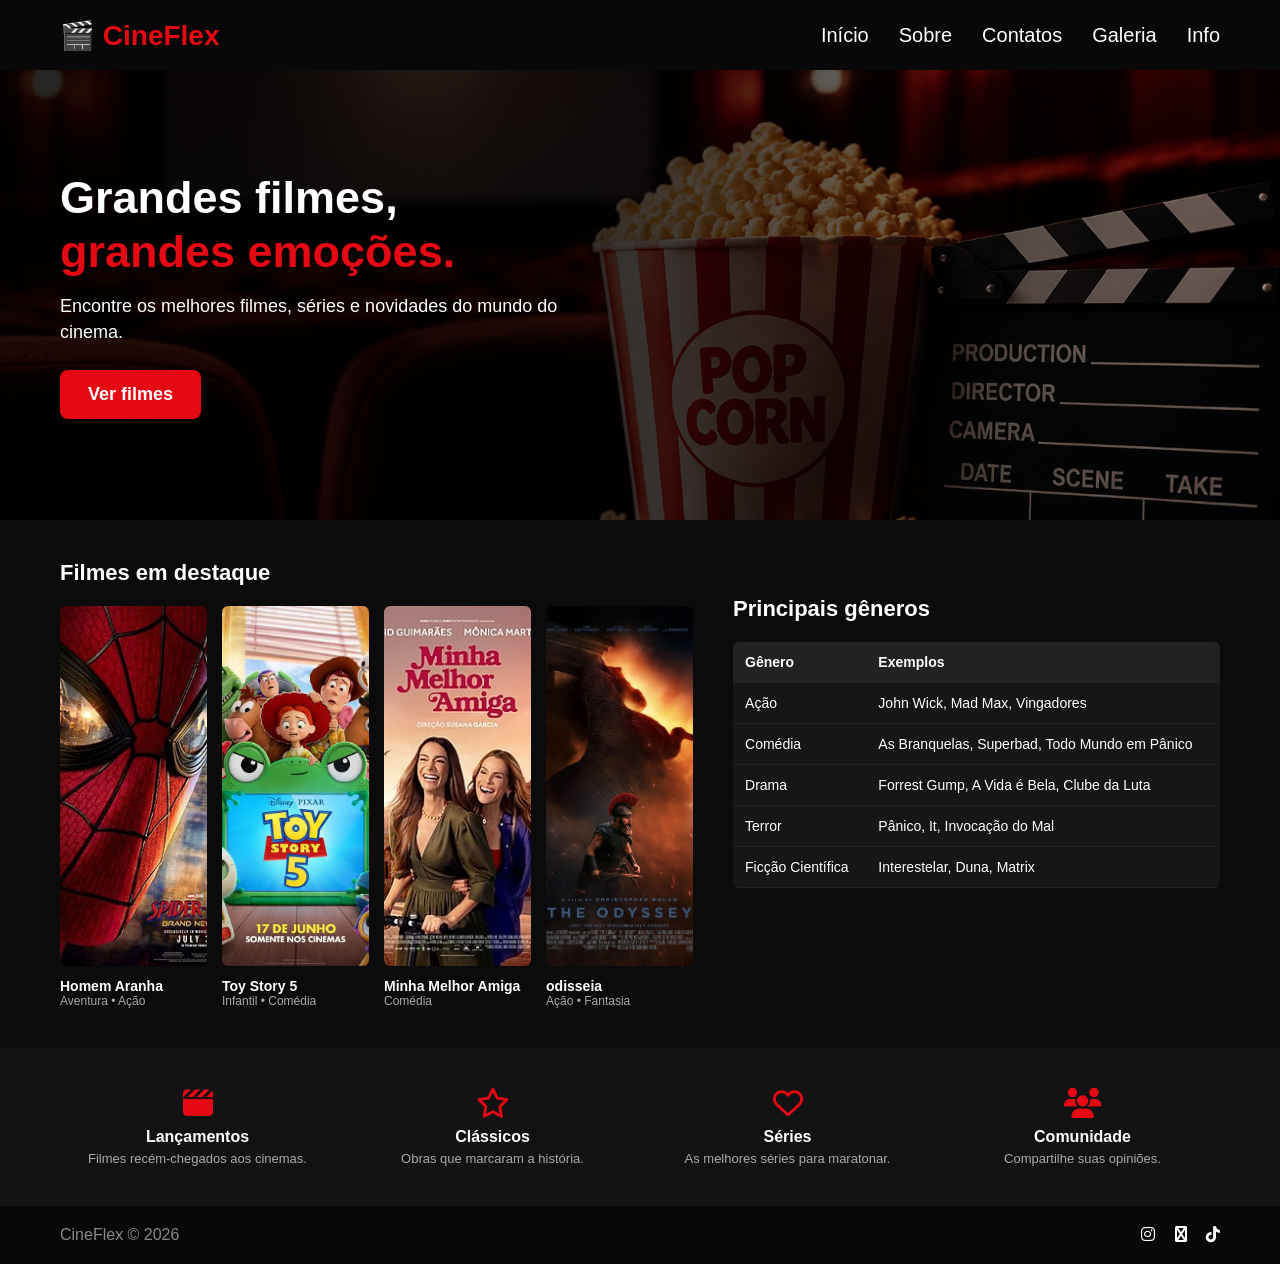
<file: index.html>
<!DOCTYPE html>
<html lang="pt-BR">
<head>
  <meta charset="UTF-8">
  <title>CineFlex</title>
  <link rel="stylesheet" href="style.css">
  <link rel="stylesheet" href="https://cdnjs.cloudflare.com/ajax/libs/font-awesome/6.4.0/css/all.min.css">
</head>
<body>

  <header>
    <div class="logo">🎬 CineFlex</div>
    <nav>
      <ul>
        <li><a href="index.html">Início</a></li>
        <li><a href="sobre.html">Sobre</a></li>
        <li><a href="contatos.html">Contatos</a></li>
        <li><a href="galeria.html">Galeria</a></li>
        <li><a href="info.html">Info</a></li>
      </ul>
    </nav>
  </header>

  <section class="banner">
    <div class="texto-banner">
      <h1>Grandes filmes,<br><span class="text">grandes emoções.</span></h1>
      <p>Encontre os melhores filmes, séries e novidades do mundo do cinema.</p>
      <button>Ver filmes</button>
    </div>
  </section>

  <main class="conteudo">
    
    <section class="filmes">
      <h2>Filmes em destaque</h2>
      <div class="cards">
        
        <div class="card">
          <img src="Spider-Man_Brand_New_Day_poster.jpg" alt="Homem Aranha">
          <h3>Homem Aranha</h3>
          <p>Aventura • Ação</p>
        </div>

        <div class="card">
          <img src="toystore.webp" alt="Toy Story 5">
          <h3>Toy Story 5</h3>
          <p>Infantil • Comédia</p>
        </div>

        <div class="card">
          <img src="Minha_melhor_amiga.jpg.webp" alt="Minha Melhor Amiga">
          <h3>Minha Melhor Amiga</h3>
          <p>Comédia</p>
        </div>

        <div class="card">
          <img src="odisseia.jpg" alt="odisseia">
          <h3>odisseia</h3>
          <p>Ação • Fantasia</p>
        </div>

      </div>
    </section>

    <section class="tabela">
        <br><br>
      <h2>Principais gêneros</h2>
      <table>
        <tr>
          <th>Gênero</th>
          <th>Exemplos</th>
        </tr>
        <tr>
          <td>Ação</td>
          <td>John Wick, Mad Max, Vingadores</td>
        </tr>
        <tr>
          <td>Comédia</td>
          <td>As Branquelas, Superbad, Todo Mundo em Pânico</td>
        </tr>
        <tr>
          <td>Drama</td>
          <td>Forrest Gump, A Vida é Bela, Clube da Luta</td>
        </tr>
        <tr>
          <td>Terror</td>
          <td>Pânico, It, Invocação do Mal</td>
        </tr>
        <tr>
          <td>Ficção Científica</td>
          <td>Interestelar, Duna, Matrix</td>
        </tr>
      </table>
    </section>

  </main>

  <section class="recursos">
    <div>
      <i class="fa-solid fa-clapperboard"></i>
      <h3>Lançamentos</h3>
      <p>Filmes recém-chegados aos cinemas.</p>
    </div>
    <div>
      <i class="fa-regular fa-star"></i>
      <h3>Clássicos</h3>
      <p>Obras que marcaram a história.</p>
    </div>
    <div>
      <i class="fa-regular fa-heart"></i>
      <h3>Séries</h3>
      <p>As melhores séries para maratonar.</p>
    </div>
    <div>
      <i class="fa-solid fa-users"></i>
      <h3>Comunidade</h3>
      <p>Compartilhe suas opiniões.</p>
    </div>
  </section>

  <footer>
    <span>CineFlex &copy; 2026</span>
    <div class="redes">
      <i class="fa-brands fa-instagram"></i>
      <i class="fa-brands fa-globe"></i>
      <i class="fa-brands fa-tiktok"></i>
    </div>
  </footer>

</body>
</html>
</file>
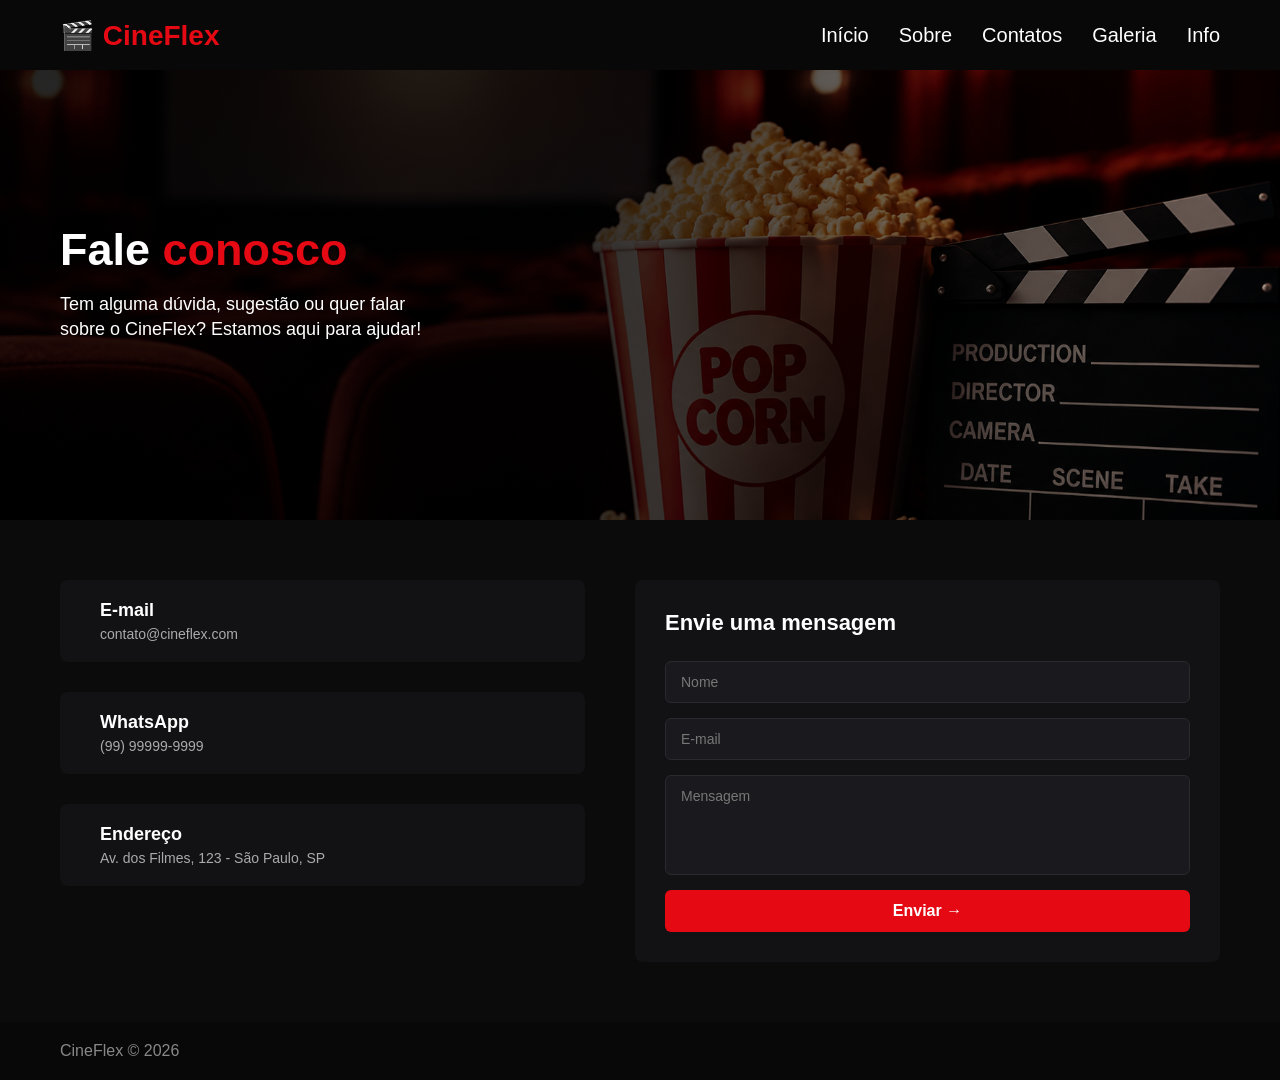
<file: contatos.html>
<!DOCTYPE html>
<html lang="pt-BR">
<head>
  <meta charset="UTF-8">
  <title>CineFlex - Contatos</title>
  <link rel="stylesheet" href="style.css">
</head>
<body>

  <header>
    <div class="logo">🎬 CineFlex</div>
    <nav>
      <ul>
        <li><a href="index.html">Início</a></li>
        <li><a href="sobre.html">Sobre</a></li>
        <li><a href="contatos.html">Contatos</a></li>
        <li><a href="galeria.html">Galeria</a></li>
        <li><a href="info.html">Info</a></li>
      </ul>
    </nav>
  </header>

  <section class="banner">
    <div class="texto-banner">
      <h1>Fale <span class="text">conosco</span></h1>
      <p>Tem alguma dúvida, sugestão ou quer falar<br>
      sobre o CineFlex? Estamos aqui para ajudar!</p>
    </div>
  </section>

  <main class="conteudo-contatos">
    
    <div class="info-contatos">
      <div class="item-contato">
        <i class="fa-solid fa-envelope"></i>
        <div>
          <h3>E-mail</h3>
          <p>contato@cineflex.com</p>
        </div>
      </div>

      <div class="item-contato">
        <i class="fa-brands fa-whatsapp"></i>
        <div>
          <h3>WhatsApp</h3>
          <p>(99) 99999-9999</p>
        </div>
      </div>

      <div class="item-contato">
        <i class="fa-solid fa-location-dot"></i>
        <div>
          <h3>Endereço</h3>
          <p>Av. dos Filmes, 123 - São Paulo, SP</p>
        </div>
      </div>
    </div>

    <div class="caixa-mensagem">
      <h2>Envie uma mensagem</h2>
      
      <div class="campo-falso">Nome</div>
      <div class="campo-falso">E-mail</div>
      <div class="campo-falso campo-grande">Mensagem</div>
      
      <div class="botao-falso">Enviar &rarr;</div>
    </div>

  </main>

  <footer>
    <span>CineFlex &copy; 2026</span>
    <div class="redes">
      <i class="fa-brands fa-instagram"></i>
      <i class="fa-brands fa-globe"></i>
      <i class="fa-brands fa-tiktok"></i>
    </div>
  </footer>

</body>
</html>
</file>
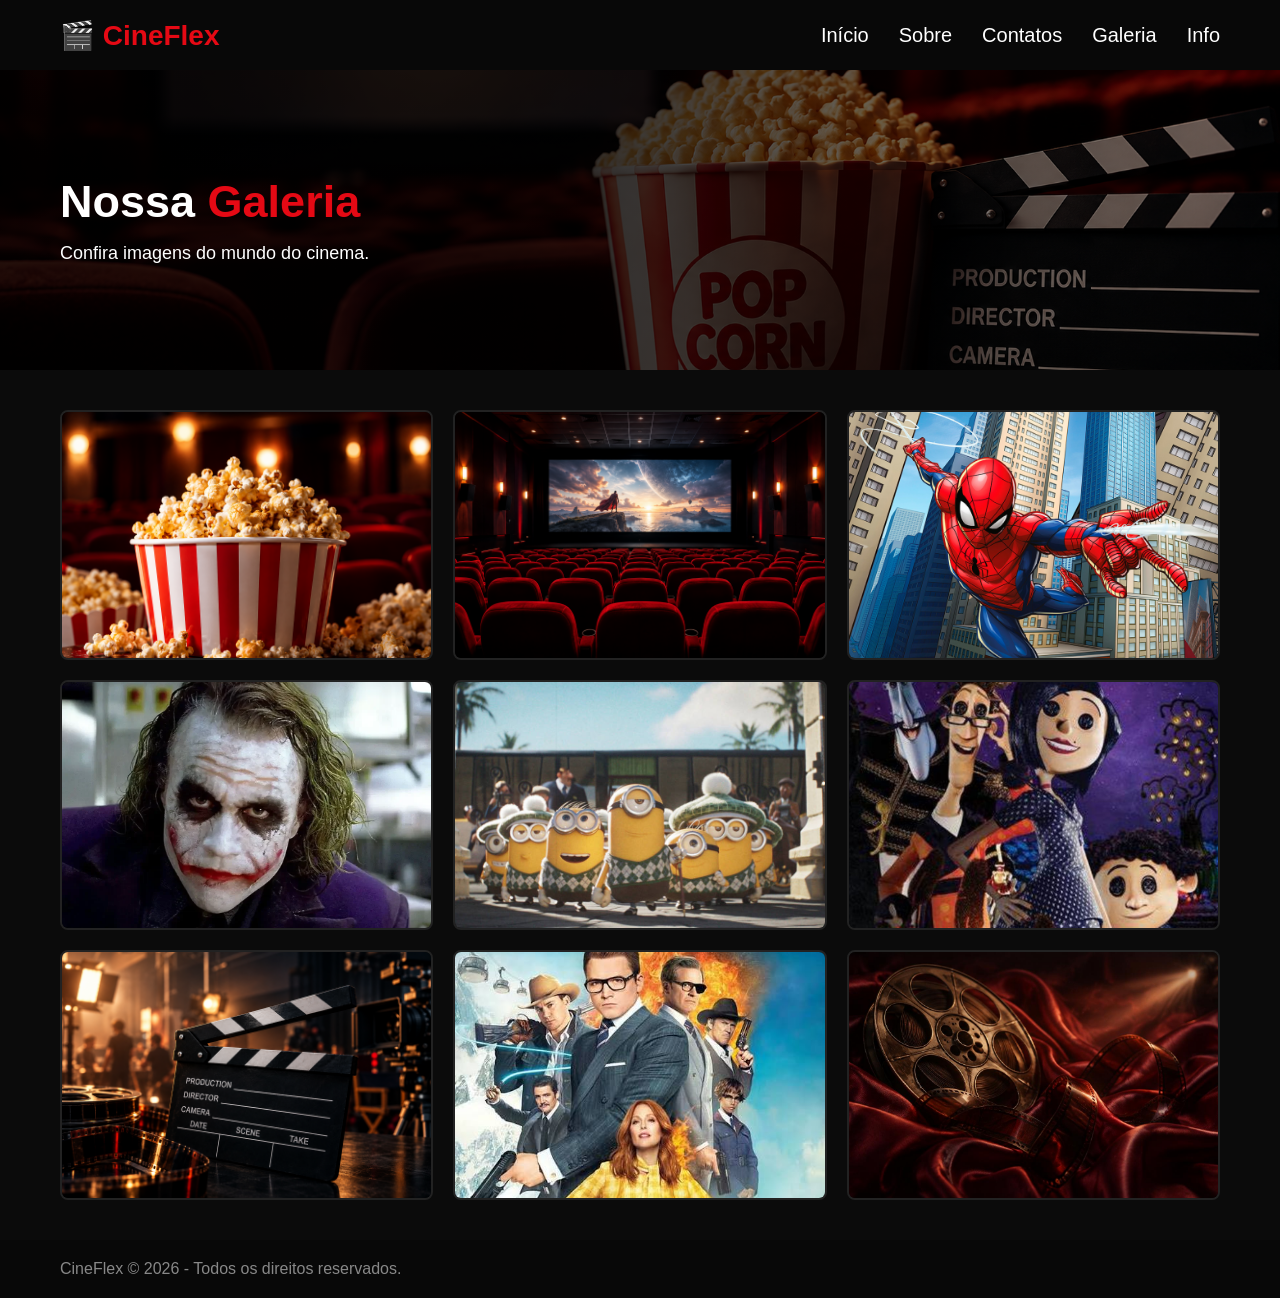
<file: galeria.html>
<!DOCTYPE html>
<html lang="pt-BR">
<head>
    <meta charset="UTF-8">
    <meta name="viewport" content="width=device-width, initial-scale=1.0">
    <title>Galeria - CineFlex</title>
    <link rel="stylesheet" href="style.css">
</head>

<body>

<header>
    <div class="logo">🎬 CineFlex</div>

   <nav>
    <ul>
        <li><a href="index.html">Início</a></li>
        <li><a href="sobre.html">Sobre</a></li>
        <li><a href="contatos.html">Contatos</a></li>
        <li><a href="galeria.html">Galeria</a></li>
        <li><a href="info.html">Info</a></li>
    </ul>
</nav>
</header>

<section class="titulo-pagina">
    <h1>Nossa <span>Galeria</span></h1>
    <p>Confira imagens do mundo do cinema.</p>
</section>

<section class="galeria">

    <img src="pipoca.png" alt="Pipoca">
    <img src="cinema.png" alt="Cinema">
    <img src="fime1.webp" alt="Filme">
    <img src="fime2.webp" alt="Filme">
    <img src="filme3.jpg" alt="Filme">
    <img src="filme4.jpg" alt="Filme">
    <img src="claclete.png" alt="Claquete">
    <img src="filme5.jpg" alt="Filme">
    <img src="fita.jpg" alt="Rolo de filme">

</section>

<footer>
    <p>CineFlex © 2026 - Todos os direitos reservados.</p>
</footer>

</body>
</html>

  </html>
</file>
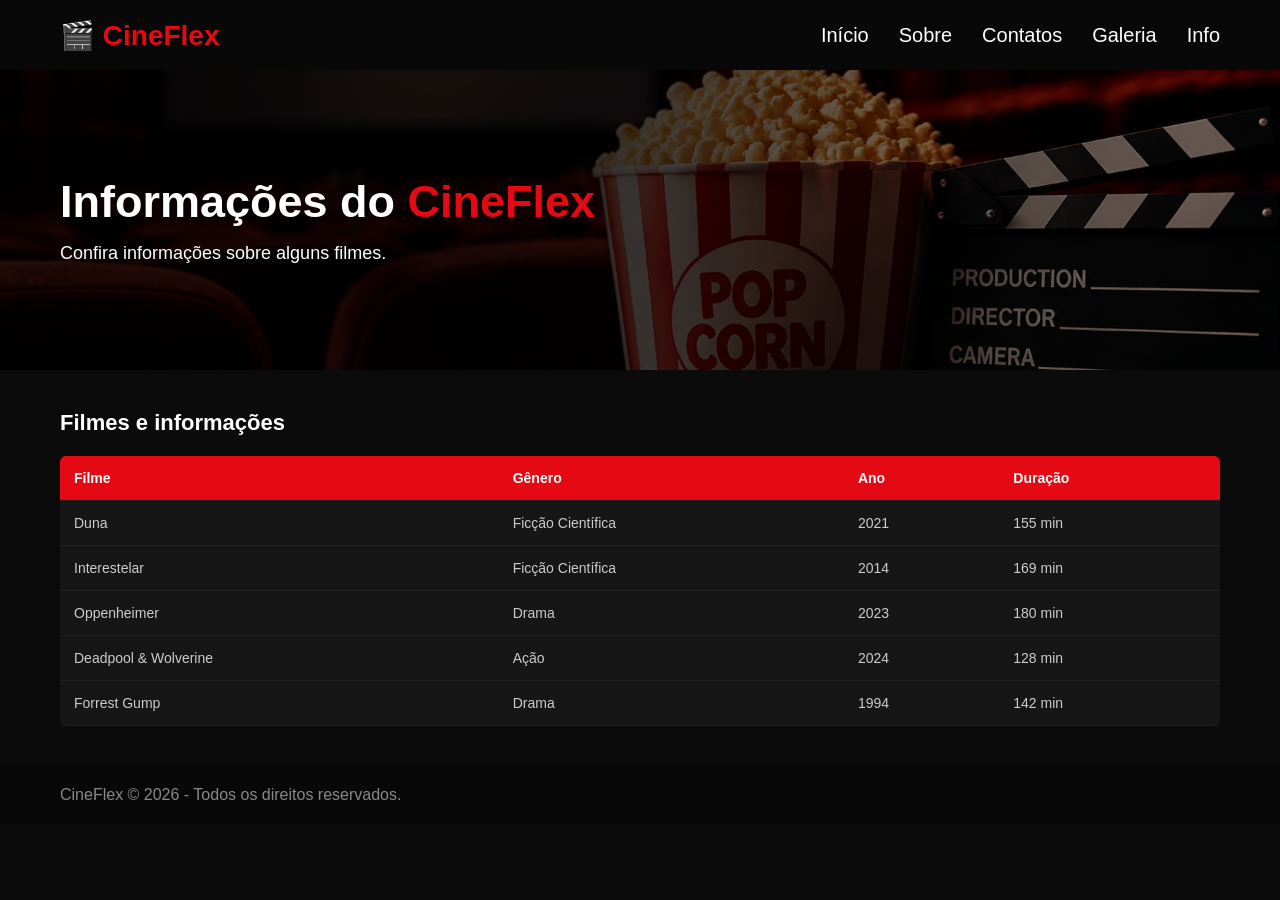
<file: info.html>
<!DOCTYPE html>
<html lang="pt-BR">
<head>
    <meta charset="UTF-8">
    <meta name="viewport" content="width=device-width, initial-scale=1.0">
    <title>Informações - CineFlex</title>
    <link rel="stylesheet" href="style.css">
</head>

<body>

<header>
    <div class="logo">🎬 CineFlex</div>

    <nav>
    <ul>
        <li><a href="index.html">Início</a></li>
        <li><a href="sobre.html">Sobre</a></li>
        <li><a href="contatos.html">Contatos</a></li>
        <li><a href="galeria.html">Galeria</a></li>
        <li><a href="info.html">Info</a></li>
    </ul>
</nav>
</header>

<section class="titulo-pagina">
    <h1>Informações do <span>CineFlex</span></h1>
    <p>Confira informações sobre alguns filmes.</p>
</section>

<section class="info">

    <h2>Filmes e informações</h2>

    <table>
        <tr>
            <th>Filme</th>
            <th>Gênero</th>
            <th>Ano</th>
            <th>Duração</th>
        </tr>

        <tr>
            <td>Duna</td>
            <td>Ficção Científica</td>
            <td>2021</td>
            <td>155 min</td>
        </tr>

        <tr>
            <td>Interestelar</td>
            <td>Ficção Científica</td>
            <td>2014</td>
            <td>169 min</td>
        </tr>

        <tr>
            <td>Oppenheimer</td>
            <td>Drama</td>
            <td>2023</td>
            <td>180 min</td>
        </tr>

        <tr>
            <td>Deadpool & Wolverine</td>
            <td>Ação</td>
            <td>2024</td>
            <td>128 min</td>
        </tr>

        <tr>
            <td>Forrest Gump</td>
            <td>Drama</td>
            <td>1994</td>
            <td>142 min</td>
        </tr>
    </table>

</section>

<footer>
    <p>CineFlex © 2026 - Todos os direitos reservados.</p>
</footer>

</body>
</html>
</file>
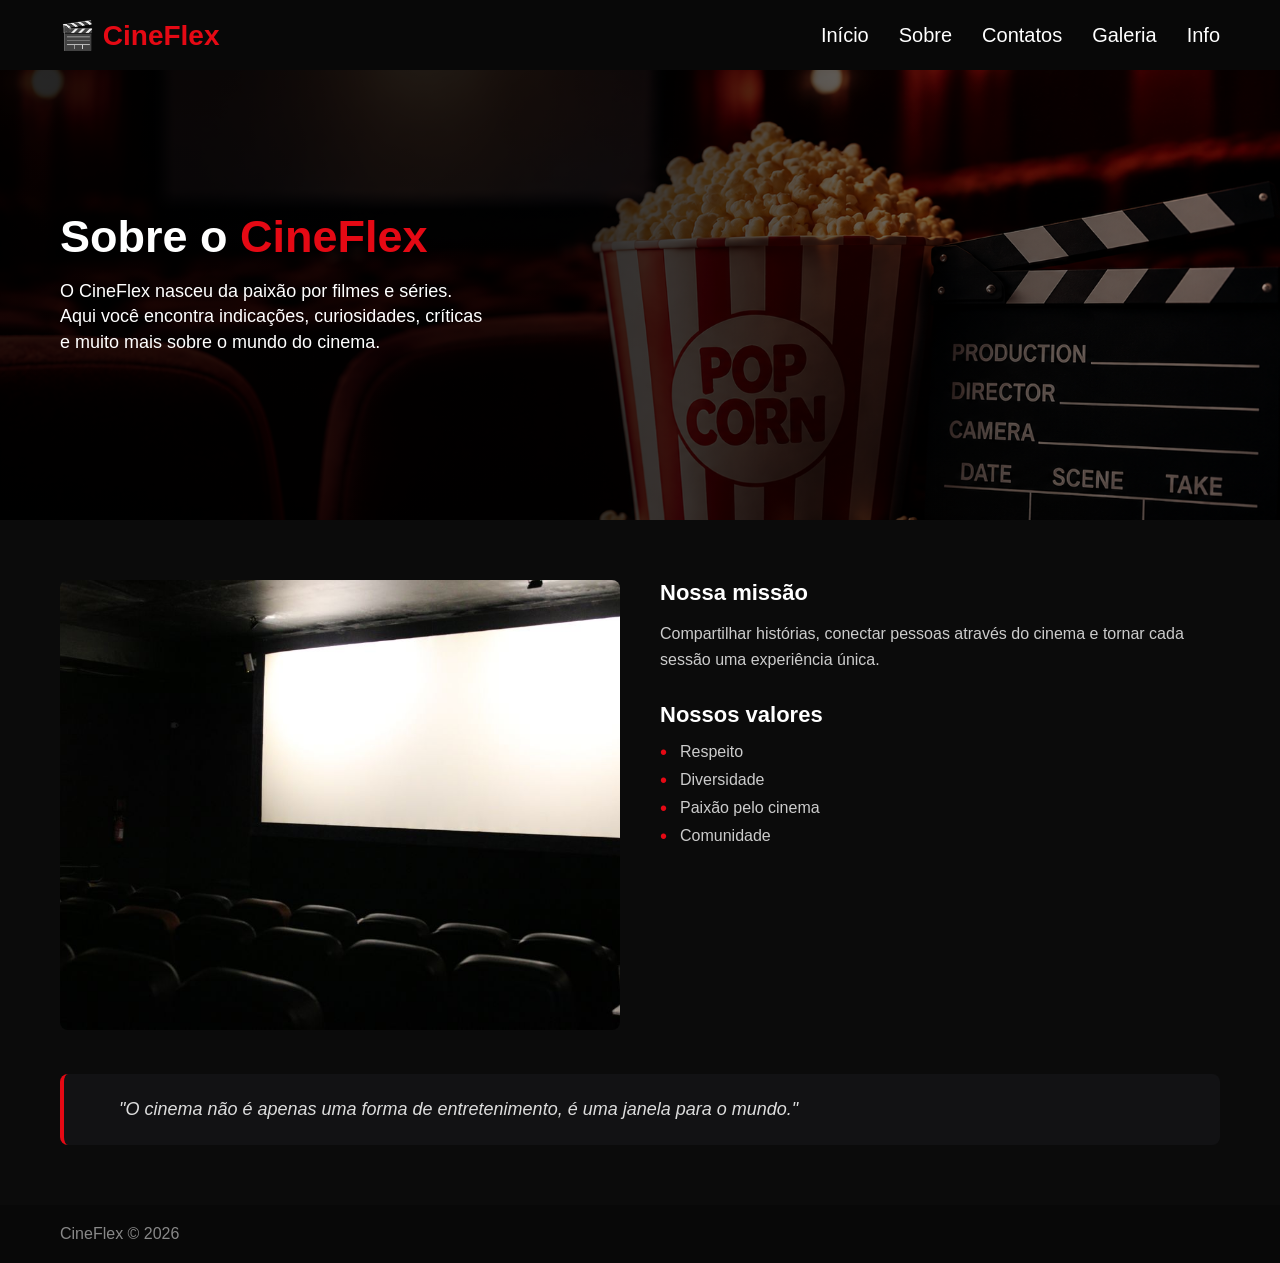
<file: sobre.html>
<!DOCTYPE html>
<html lang="pt-BR">
<head>
  <meta charset="UTF-8">
  <title>CineFlex - Sobre</title>
  <link rel="stylesheet" href="style.css">
</head>
<body>

  <header>
    <div class="logo">🎬 CineFlex</div>
    <nav>
      <ul>
         <li><a href="index.html">Início</a></li>
        <li><a href="sobre.html">Sobre</a></li>
        <li><a href="contatos.html">Contatos</a></li>
        <li><a href="galeria.html">Galeria</a></li>
        <li><a href="info.html">Info</a></li>
      </ul>
    </nav>
  </header>

  <section class="banner">
    <div class="texto-banner">
      <h1>Sobre o <span class="text">CineFlex</span></h1>
      <p>O CineFlex nasceu da paixão por filmes e séries.<br>
      Aqui você encontra indicações, curiosidades, críticas<br>
      e muito mais sobre o mundo do cinema.</p>
    </div>
  </section>

  <main class="conteudo-sobre">
    
    <div class="secao-imagem-missao">
      <div class="cine">
        <img src="Sala_de_cine.jpg" alt="Sala de Cinema">
      </div>

      <section class="missao-valores">
        <div class="bloco-missao">
          <h2>Nossa missão</h2>
          <p>Compartilhar histórias, conectar pessoas através do cinema e tornar cada sessão uma experiência única.</p>
        </div>

        <div class="bloco-valores">
          <h2>Nossos valores</h2>
          <ul>
            <li>Respeito</li>
            <li>Diversidade</li>
            <li>Paixão pelo cinema</li>
            <li>Comunidade</li>
          </ul>
        </div>
      </section>
    </div>

    <blockquote class="citacao">
      <i class="fa-solid fa-quote-left"></i>
      <p>"O cinema não é apenas uma forma de entretenimento, é uma janela para o mundo."</p>
    </blockquote>

  </main>

  <footer>
    <span>CineFlex &copy; 2026</span>
  </footer>

</body>
</html>
</file>
<file: style.css>
* {
    margin: 0;
    padding: 0;
    box-sizing: border-box;
    font-family: Arial, sans-serif;
}

body {
    background-color: #0b0b0b;
    color: white;
}

header {
    width: 100%;
    height: 70px;
    background-color: #080808;
    display: flex;
    justify-content: space-between;
    align-items: center;
    padding: 0 60px;
}

.logo {
    font-size: 28px;
    font-weight: bold;
    color: #e50914;
}

nav ul {
    display: flex;
    gap: 30px;
    list-style: none;
}

nav ul li a,
nav ul li a:link,
nav ul li a:visited {
    color: #ffffff;
    text-decoration: none;
    font-size: 20px;
    font-weight: 500;
    transition: color 0.3s;
}

nav ul li a:hover {
    color: #e50914;
    text-decoration: none;
}

.banner {
    height: 450px;
    background-image: linear-gradient(to right, rgba(0,0,0,0.85) 40%, rgba(0,0,0,0.3)), url("banner.png");
    background-size: cover;
    background-position: center;
    display: flex;
    align-items: center;
    padding-left: 60px;
}

.texto-banner {
    max-width: 500px;
    display: flex;
    flex-direction: column;
    align-items: flex-start;
}

.texto-banner h1 {
    font-size: 45px;
    margin-bottom: 15px;
    line-height: 1.2;
    color: #ffffff;
}

.text {
    color: #e50914;
}

.texto-banner p {
    font-size: 18px;
    margin-bottom: 25px;
    color: #ffffff;
    line-height: 1.4;
}

.texto-banner button {
    background-color: #e50914;
    color: #ffffff;
    padding: 14px 28px;
    border: none;
    border-radius: 8px;
    font-size: 18px;
    font-weight: bold;
    cursor: pointer;
    transition: background-color 0.3s;
}

.texto-banner button:hover {
    background-color: #b80710;
}

.conteudo {
    display: flex;
    gap: 40px;
    padding: 40px 60px;
}

.filmes { flex: 1.3; }
.tabela { flex: 1; }

h2 {
    font-size: 22px;
    margin-bottom: 20px;
}

.cards {
    display: grid;
    grid-template-columns: repeat(4, 1fr);
    gap: 15px;
}

.card img {
    width: 100%;
    height: 360px;
    object-fit: cover;
    border-radius: 6px;
}

.card h3 {
    font-size: 14px;
    margin-top: 8px;
}

.card p {
    font-size: 12px;
    color: #aaa;
}

table {
    width: 100%;
    border-collapse: collapse;
    background: #161616;
    border-radius: 6px;
    overflow: hidden;
}

th, td {
    padding: 12px;
    text-align: left;
    font-size: 14px;
    border-bottom: 1px solid #222;
}

th {
    background: #222;
}

.recursos {
    display: grid;
    grid-template-columns: repeat(4, 1fr);
    gap: 20px;
    padding: 40px 60px;
    background: #121214;
    text-align: center;
}

.recursos i {
    font-size: 30px;
    color: #e50914;
    margin-bottom: 10px;
}

.recursos h3 {
    font-size: 16px;
    margin-bottom: 5px;
}

.recursos p {
    font-size: 13px;
    color: #aaa;
}

.conteudo-sobre {
    padding: 60px;
    display: flex;
    flex-direction: column;
    gap: 40px;
}

.secao-imagem-missao {
    display: flex;
    gap: 40px;
    align-items: flex-start;
}

.cine {
    flex: 1;
}

.cine img {
    width: 100%;
    height: 450px;
    object-fit: cover;
    border-radius: 8px;
}

.missao-valores {
    flex: 1;
    display: flex;
    flex-direction: column;
    gap: 30px;
}

.bloco-missao h2, .bloco-valores h2 {
    font-size: 22px;
    margin-bottom: 15px;
    color: #ffffff;
}

.bloco-missao p {
    font-size: 16px;
    line-height: 1.6;
    color: #ccc;
}

.bloco-valores ul {
    list-style: none;
}

.bloco-valores ul li {
    font-size: 16px;
    color: #ccc;
    margin-bottom: 10px;
    padding-left: 20px;
    position: relative;
}

.bloco-valores ul li::before {
    content: "•";
    color: #e50914;
    font-size: 20px;
    position: absolute;
    left: 0;
    top: -2px;
}

.citacao {
    background-color: #121214;
    padding: 25px 35px;
    border-radius: 8px;
    border-left: 4px solid #e50914;
    display: flex;
    align-items: center;
    gap: 20px;
}

.citacao i {
    font-size: 28px;
    color: #e50914;
}

.citacao p {
    font-size: 18px;
    font-style: italic;
    color: #ddd;
}

.conteudo-contatos {
    padding: 60px;
    display: flex;
    justify-content: space-between;
    gap: 50px;
}

.info-contatos {
    flex: 1;
    display: flex;
    flex-direction: column;
    gap: 30px;
}

.item-contato {
    display: flex;
    align-items: center;
    gap: 20px;
    background: #121214;
    padding: 20px;
    border-radius: 8px;
}

.item-contato i {
    font-size: 28px;
    color: #e50914;
}

.item-contato h3 {
    font-size: 18px;
    color: #fff;
    margin-bottom: 5px;
}

.item-contato p {
    font-size: 14px;
    color: #aaa;
}

.caixa-mensagem {
    flex: 1;
    background: #121214;
    padding: 30px;
    border-radius: 8px;
    display: flex;
    flex-direction: column;
    gap: 15px;
}

.caixa-mensagem h2 {
    font-size: 22px;
    margin-bottom: 10px;
    color: #fff;
}

.campo-falso {
    width: 100%;
    background: #1a1a1e;
    border: 1px solid #2a2a2e;
    border-radius: 6px;
    padding: 12px 15px;
    color: #777;
    font-size: 14px;
}

.campo-grande {
    height: 100px;
}

.botao-falso {
    background: #e50914;
    color: #fff;
    padding: 12px;
    border-radius: 6px;
    text-align: center;
    font-weight: bold;
    font-size: 16px;
    cursor: pointer;
    transition: background 0.3s;
}

.botao-falso:hover {
    background: #b80710;
}

footer {
    background: #080808;
    padding: 20px 60px;
    display: flex;
    justify-content: space-between;
    align-items: center;
    color: #888;
}

.redes i {
    margin-left: 15px;
    cursor: pointer;
    color: #fff;
}
.titulo-pagina {
    height: 300px;
    padding: 60px;
    display: flex;
    flex-direction: column;
    justify-content: center;
    background-image: linear-gradient(to right, rgba(0,0,0,0.85) 40%, rgba(0,0,0,0.3)), url("banner.png");
    background-size: cover;
    background-position: center;
}

.titulo-pagina h1 {
    font-size: 45px;
    margin-bottom: 15px;
    color: #ffffff;
}

.titulo-pagina h1 span {
    color: #e50914;
}

.titulo-pagina p {
    font-size: 18px;
    color: #ffffff;
}

.galeria {
    padding: 40px 60px;
    background: #0b0b0b;
    display: grid;
    grid-template-columns: repeat(3, 1fr);
    gap: 20px;
}

.galeria img {
    width: 100%;
    height: 250px;
    object-fit: cover;
    border-radius: 8px;
    border: 2px solid #222;
    transition: 0.3s;
}

.galeria img:hover {
    transform: scale(1.03);
    border-color: #e50914;
}

.info {
    padding: 40px 60px;
    background: #0b0b0b;
}

.info h2 {
    font-size: 22px;
    margin-bottom: 20px;
    color: #ffffff;
}

.info table {
    width: 100%;
    border-collapse: collapse;
    background: #161616;
    border-radius: 6px;
    overflow: hidden;
}

.info th,
.info td {
    padding: 14px;
    text-align: left;
    font-size: 14px;
    border-bottom: 1px solid #222;
}

.info th {
    background: #e50914;
    color: #ffffff;
}

.info td {
    color: #ccc;
}

.info tr:hover {
    background: #202020;
}

footer {
    background: #080808;
    padding: 20px 60px;
    display: flex;
    justify-content: space-between;
    align-items: center;
    color: #888;
}
</file>
